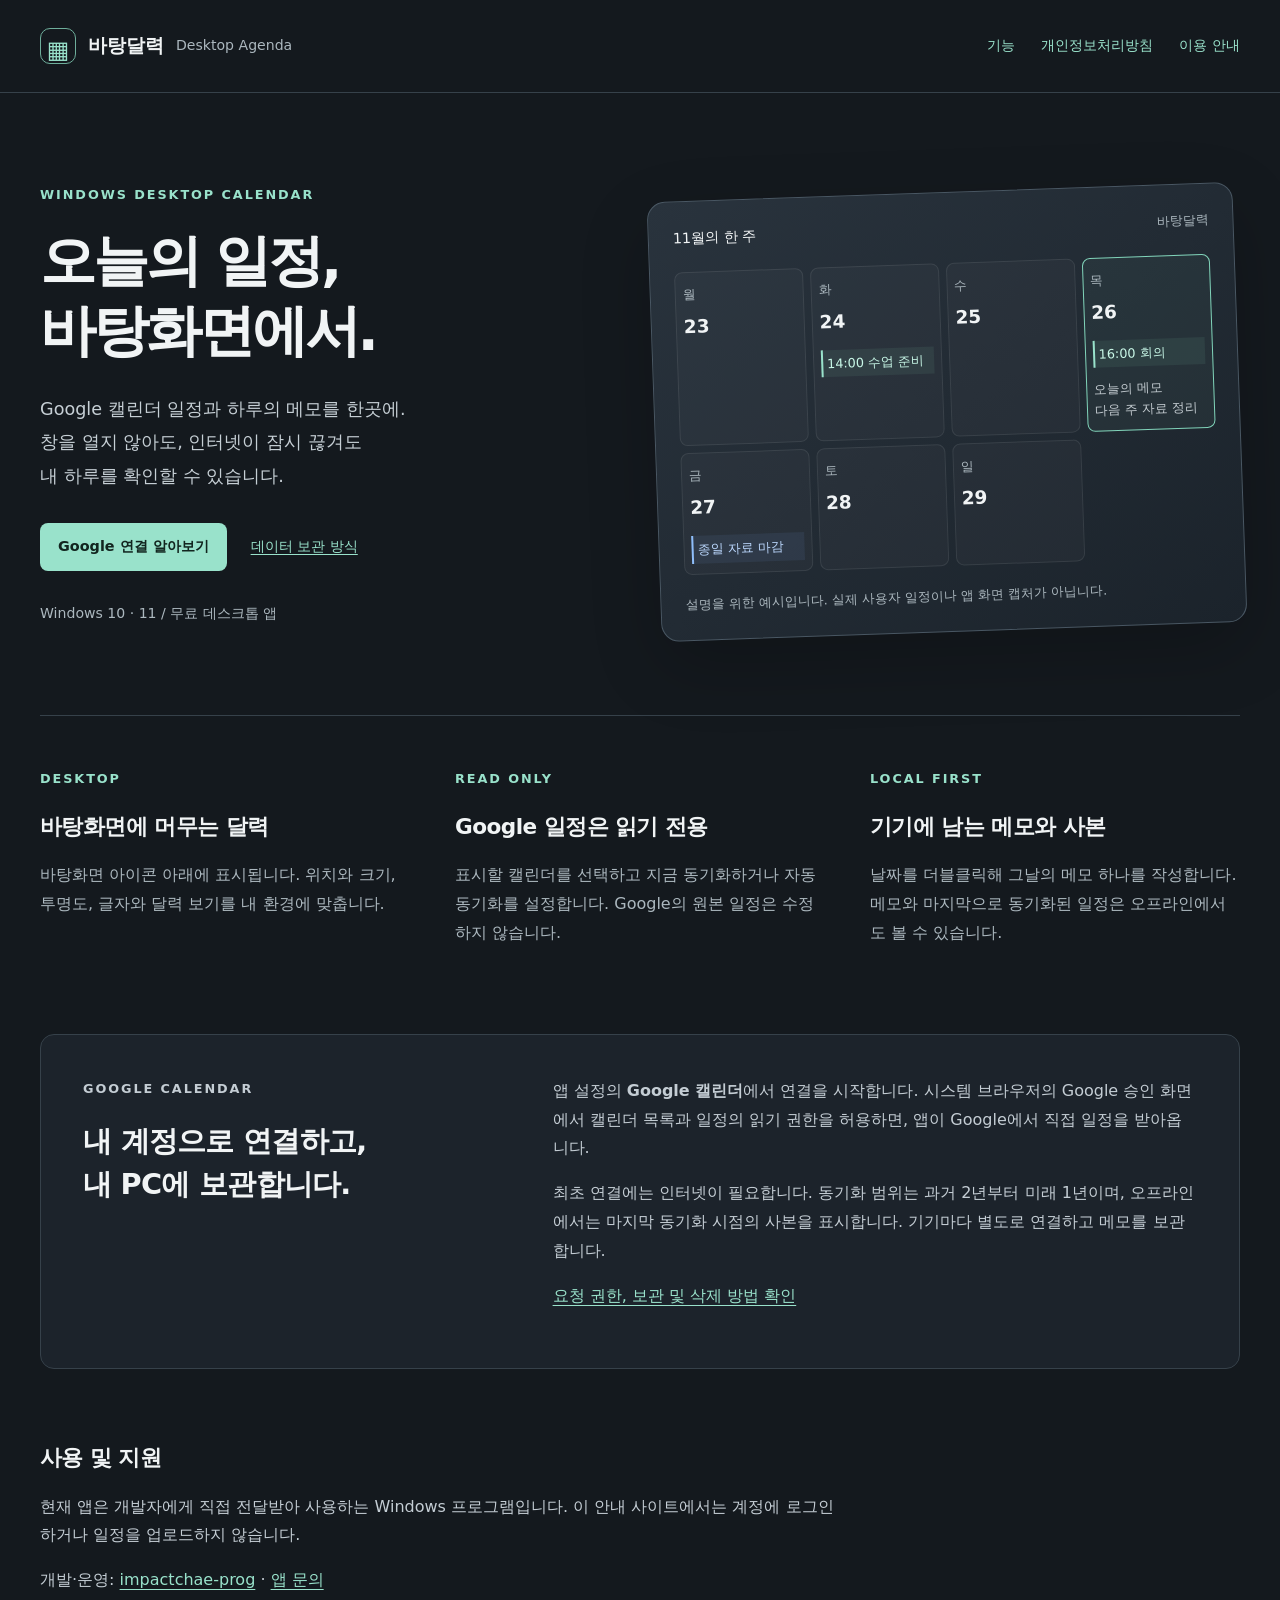
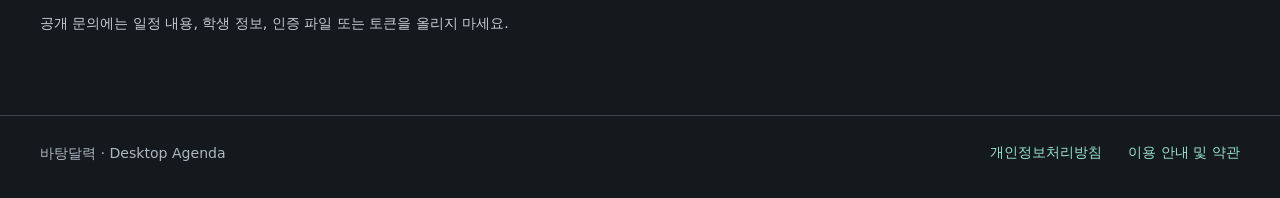
<file: index.html>
<!doctype html>
<html lang="ko">
<head>
  <meta charset="utf-8"><meta name="viewport" content="width=device-width,initial-scale=1">
  <meta name="google-site-verification" content="8zz06fKDbpDfAnf0783nTXfDFTh8DqDXHUOmHGZltRo">
  <meta name="description" content="바탕달력은 Windows 바탕화면에서 Google 캘린더 일정과 로컬 메모를 함께 확인하는 데스크톱 앱입니다.">
  <title>바탕달력 · Desktop Agenda</title><link rel="stylesheet" href="style.css">
</head>
<body>
  <header><a class="brand" href="./"><span class="mark" aria-hidden="true">▦</span> 바탕달력 <small>Desktop Agenda</small></a><nav aria-label="주 메뉴"><a href="#features">기능</a><a href="privacy.html">개인정보처리방침</a><a href="terms.html">이용 안내</a></nav></header>
  <main>
    <section class="hero">
      <div><p class="eyebrow">WINDOWS DESKTOP CALENDAR</p><h1>오늘의 일정,<br>바탕화면에서.</h1><p class="lead">Google 캘린더 일정과 하루의 메모를 한곳에.<br>창을 열지 않아도, 인터넷이 잠시 끊겨도<br>내 하루를 확인할 수 있습니다.</p><div class="actions"><a class="button" href="#connect">Google 연결 알아보기</a><a href="privacy.html">데이터 보관 방식</a></div><p class="muted">Windows 10 · 11 / 무료 데스크톱 앱</p></div>
      <div class="preview" aria-label="기능을 설명하기 위한 가상 일정 예시"><div class="preview-title"><span>11월의 한 주</span><span>바탕달력</span></div><div class="week"><div><b>월</b><strong>23</strong></div><div><b>화</b><strong>24</strong><span class="event">14:00 수업 준비</span></div><div><b>수</b><strong>25</strong></div><div class="today"><b>목</b><strong>26</strong><span class="event">16:00 회의</span><p class="note">오늘의 메모<br>다음 주 자료 정리</p></div><div><b>금</b><strong>27</strong><span class="event blue">종일 자료 마감</span></div><div><b>토</b><strong>28</strong></div><div><b>일</b><strong>29</strong></div></div><p class="caption">설명을 위한 예시입니다. 실제 사용자 일정이나 앱 화면 캡처가 아닙니다.</p></div>
    </section>
    <section id="features" class="features"><article><span class="eyebrow">DESKTOP</span><h2>바탕화면에 머무는 달력</h2><p>바탕화면 아이콘 아래에 표시됩니다. 위치와 크기, 투명도, 글자와 달력 보기를 내 환경에 맞춥니다.</p></article><article><span class="eyebrow">READ ONLY</span><h2>Google 일정은 읽기 전용</h2><p>표시할 캘린더를 선택하고 지금 동기화하거나 자동 동기화를 설정합니다. Google의 원본 일정은 수정하지 않습니다.</p></article><article><span class="eyebrow">LOCAL FIRST</span><h2>기기에 남는 메모와 사본</h2><p>날짜를 더블클릭해 그날의 메모 하나를 작성합니다. 메모와 마지막으로 동기화된 일정은 오프라인에서도 볼 수 있습니다.</p></article></section>
    <section id="connect" class="panel"><div><p class="eyebrow">GOOGLE CALENDAR</p><h2>내 계정으로 연결하고,<br>내 PC에 보관합니다.</h2></div><div><p>앱 설정의 <strong>Google 캘린더</strong>에서 연결을 시작합니다. 시스템 브라우저의 Google 승인 화면에서 캘린더 목록과 일정의 읽기 권한을 허용하면, 앱이 Google에서 직접 일정을 받아옵니다.</p><p>최초 연결에는 인터넷이 필요합니다. 동기화 범위는 과거 2년부터 미래 1년이며, 오프라인에서는 마지막 동기화 시점의 사본을 표시합니다. 기기마다 별도로 연결하고 메모를 보관합니다.</p><p><a href="privacy.html">요청 권한, 보관 및 삭제 방법 확인</a></p></div></section>
    <section class="support"><h2>사용 및 지원</h2><p>현재 앱은 개발자에게 직접 전달받아 사용하는 Windows 프로그램입니다. 이 안내 사이트에서는 계정에 로그인하거나 일정을 업로드하지 않습니다.</p><p>개발·운영: <a href="https://github.com/impactchae-prog">impactchae-prog</a> · <a href="https://github.com/impactchae-prog/impactchae-prog.github.io/issues">앱 문의</a></p><p class="muted">공개 문의에는 일정 내용, 학생 정보, 인증 파일 또는 토큰을 올리지 마세요.</p></section>
  </main><footer><span>바탕달력 · Desktop Agenda</span><div><a href="privacy.html">개인정보처리방침</a><a href="terms.html">이용 안내 및 약관</a></div></footer>
</body></html>
</file>
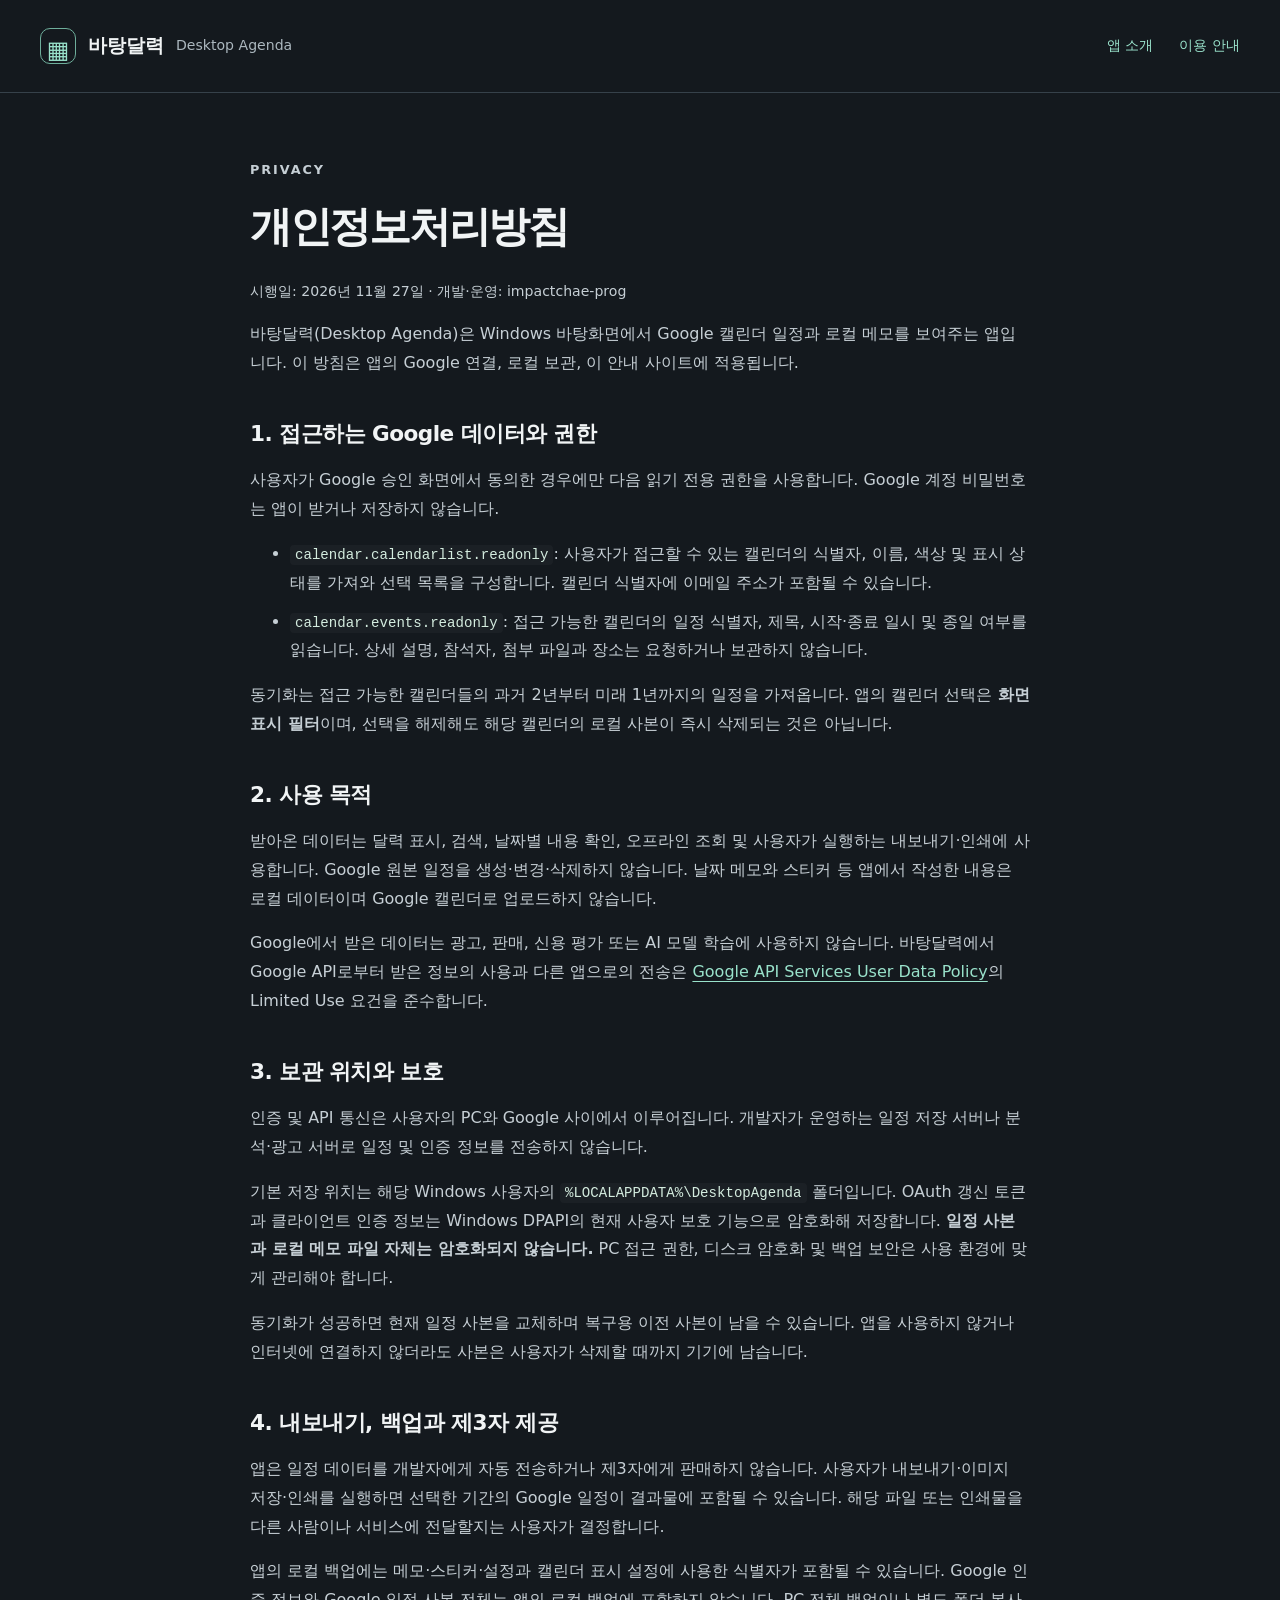
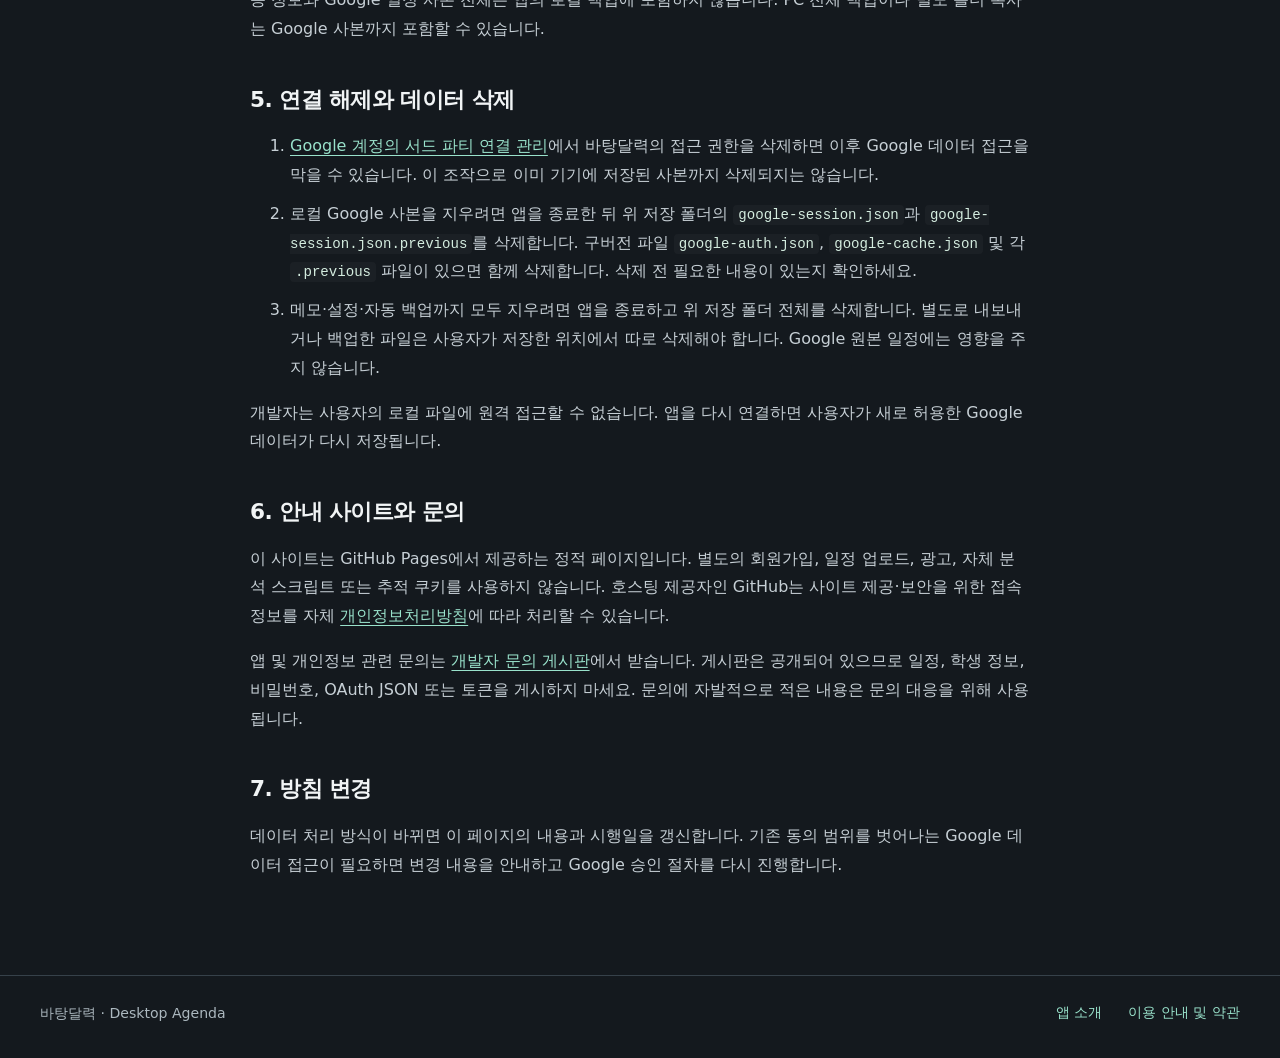
<file: privacy.html>
<!doctype html>
<html lang="ko"><head><meta charset="utf-8"><meta name="viewport" content="width=device-width,initial-scale=1"><title>개인정보처리방침 · 바탕달력</title><link rel="stylesheet" href="style.css"></head><body>
<header><a class="brand" href="./"><span class="mark" aria-hidden="true">▦</span> 바탕달력 <small>Desktop Agenda</small></a><nav aria-label="주 메뉴"><a href="./">앱 소개</a><a href="terms.html">이용 안내</a></nav></header>
<main class="document"><p class="eyebrow">PRIVACY</p><h1>개인정보처리방침</h1><p class="muted">시행일: 2026년 11월 27일 · 개발·운영: impactchae-prog</p><p>바탕달력(Desktop Agenda)은 Windows 바탕화면에서 Google 캘린더 일정과 로컬 메모를 보여주는 앱입니다. 이 방침은 앱의 Google 연결, 로컬 보관, 이 안내 사이트에 적용됩니다.</p>
<h2>1. 접근하는 Google 데이터와 권한</h2><p>사용자가 Google 승인 화면에서 동의한 경우에만 다음 읽기 전용 권한을 사용합니다. Google 계정 비밀번호는 앱이 받거나 저장하지 않습니다.</p><ul><li><code>calendar.calendarlist.readonly</code>: 사용자가 접근할 수 있는 캘린더의 식별자, 이름, 색상 및 표시 상태를 가져와 선택 목록을 구성합니다. 캘린더 식별자에 이메일 주소가 포함될 수 있습니다.</li><li><code>calendar.events.readonly</code>: 접근 가능한 캘린더의 일정 식별자, 제목, 시작·종료 일시 및 종일 여부를 읽습니다. 상세 설명, 참석자, 첨부 파일과 장소는 요청하거나 보관하지 않습니다.</li></ul><p>동기화는 접근 가능한 캘린더들의 과거 2년부터 미래 1년까지의 일정을 가져옵니다. 앱의 캘린더 선택은 <strong>화면 표시 필터</strong>이며, 선택을 해제해도 해당 캘린더의 로컬 사본이 즉시 삭제되는 것은 아닙니다.</p>
<h2>2. 사용 목적</h2><p>받아온 데이터는 달력 표시, 검색, 날짜별 내용 확인, 오프라인 조회 및 사용자가 실행하는 내보내기·인쇄에 사용합니다. Google 원본 일정을 생성·변경·삭제하지 않습니다. 날짜 메모와 스티커 등 앱에서 작성한 내용은 로컬 데이터이며 Google 캘린더로 업로드하지 않습니다.</p><p>Google에서 받은 데이터는 광고, 판매, 신용 평가 또는 AI 모델 학습에 사용하지 않습니다. 바탕달력에서 Google API로부터 받은 정보의 사용과 다른 앱으로의 전송은 <a href="https://developers.google.com/terms/api-services-user-data-policy">Google API Services User Data Policy</a>의 Limited Use 요건을 준수합니다.</p>
<h2>3. 보관 위치와 보호</h2><p>인증 및 API 통신은 사용자의 PC와 Google 사이에서 이루어집니다. 개발자가 운영하는 일정 저장 서버나 분석·광고 서버로 일정 및 인증 정보를 전송하지 않습니다.</p><p>기본 저장 위치는 해당 Windows 사용자의 <code>%LOCALAPPDATA%\DesktopAgenda</code> 폴더입니다. OAuth 갱신 토큰과 클라이언트 인증 정보는 Windows DPAPI의 현재 사용자 보호 기능으로 암호화해 저장합니다. <strong>일정 사본과 로컬 메모 파일 자체는 암호화되지 않습니다.</strong> PC 접근 권한, 디스크 암호화 및 백업 보안은 사용 환경에 맞게 관리해야 합니다.</p><p>동기화가 성공하면 현재 일정 사본을 교체하며 복구용 이전 사본이 남을 수 있습니다. 앱을 사용하지 않거나 인터넷에 연결하지 않더라도 사본은 사용자가 삭제할 때까지 기기에 남습니다.</p>
<h2>4. 내보내기, 백업과 제3자 제공</h2><p>앱은 일정 데이터를 개발자에게 자동 전송하거나 제3자에게 판매하지 않습니다. 사용자가 내보내기·이미지 저장·인쇄를 실행하면 선택한 기간의 Google 일정이 결과물에 포함될 수 있습니다. 해당 파일 또는 인쇄물을 다른 사람이나 서비스에 전달할지는 사용자가 결정합니다.</p><p>앱의 로컬 백업에는 메모·스티커·설정과 캘린더 표시 설정에 사용한 식별자가 포함될 수 있습니다. Google 인증 정보와 Google 일정 사본 전체는 앱의 로컬 백업에 포함하지 않습니다. PC 전체 백업이나 별도 폴더 복사는 Google 사본까지 포함할 수 있습니다.</p>
<h2>5. 연결 해제와 데이터 삭제</h2><ol><li><a href="https://myaccount.google.com/connections">Google 계정의 서드 파티 연결 관리</a>에서 바탕달력의 접근 권한을 삭제하면 이후 Google 데이터 접근을 막을 수 있습니다. 이 조작으로 이미 기기에 저장된 사본까지 삭제되지는 않습니다.</li><li>로컬 Google 사본을 지우려면 앱을 종료한 뒤 위 저장 폴더의 <code>google-session.json</code>과 <code>google-session.json.previous</code>를 삭제합니다. 구버전 파일 <code>google-auth.json</code>, <code>google-cache.json</code> 및 각 <code>.previous</code> 파일이 있으면 함께 삭제합니다. 삭제 전 필요한 내용이 있는지 확인하세요.</li><li>메모·설정·자동 백업까지 모두 지우려면 앱을 종료하고 위 저장 폴더 전체를 삭제합니다. 별도로 내보내거나 백업한 파일은 사용자가 저장한 위치에서 따로 삭제해야 합니다. Google 원본 일정에는 영향을 주지 않습니다.</li></ol><p>개발자는 사용자의 로컬 파일에 원격 접근할 수 없습니다. 앱을 다시 연결하면 사용자가 새로 허용한 Google 데이터가 다시 저장됩니다.</p>
<h2>6. 안내 사이트와 문의</h2><p>이 사이트는 GitHub Pages에서 제공하는 정적 페이지입니다. 별도의 회원가입, 일정 업로드, 광고, 자체 분석 스크립트 또는 추적 쿠키를 사용하지 않습니다. 호스팅 제공자인 GitHub는 사이트 제공·보안을 위한 접속 정보를 자체 <a href="https://docs.github.com/en/site-policy/privacy-policies/github-general-privacy-statement">개인정보처리방침</a>에 따라 처리할 수 있습니다.</p><p>앱 및 개인정보 관련 문의는 <a href="https://github.com/impactchae-prog/impactchae-prog.github.io/issues">개발자 문의 게시판</a>에서 받습니다. 게시판은 공개되어 있으므로 일정, 학생 정보, 비밀번호, OAuth JSON 또는 토큰을 게시하지 마세요. 문의에 자발적으로 적은 내용은 문의 대응을 위해 사용됩니다.</p>
<h2>7. 방침 변경</h2><p>데이터 처리 방식이 바뀌면 이 페이지의 내용과 시행일을 갱신합니다. 기존 동의 범위를 벗어나는 Google 데이터 접근이 필요하면 변경 내용을 안내하고 Google 승인 절차를 다시 진행합니다.</p>
</main><footer><span>바탕달력 · Desktop Agenda</span><div><a href="./">앱 소개</a><a href="terms.html">이용 안내 및 약관</a></div></footer></body></html>
</file>
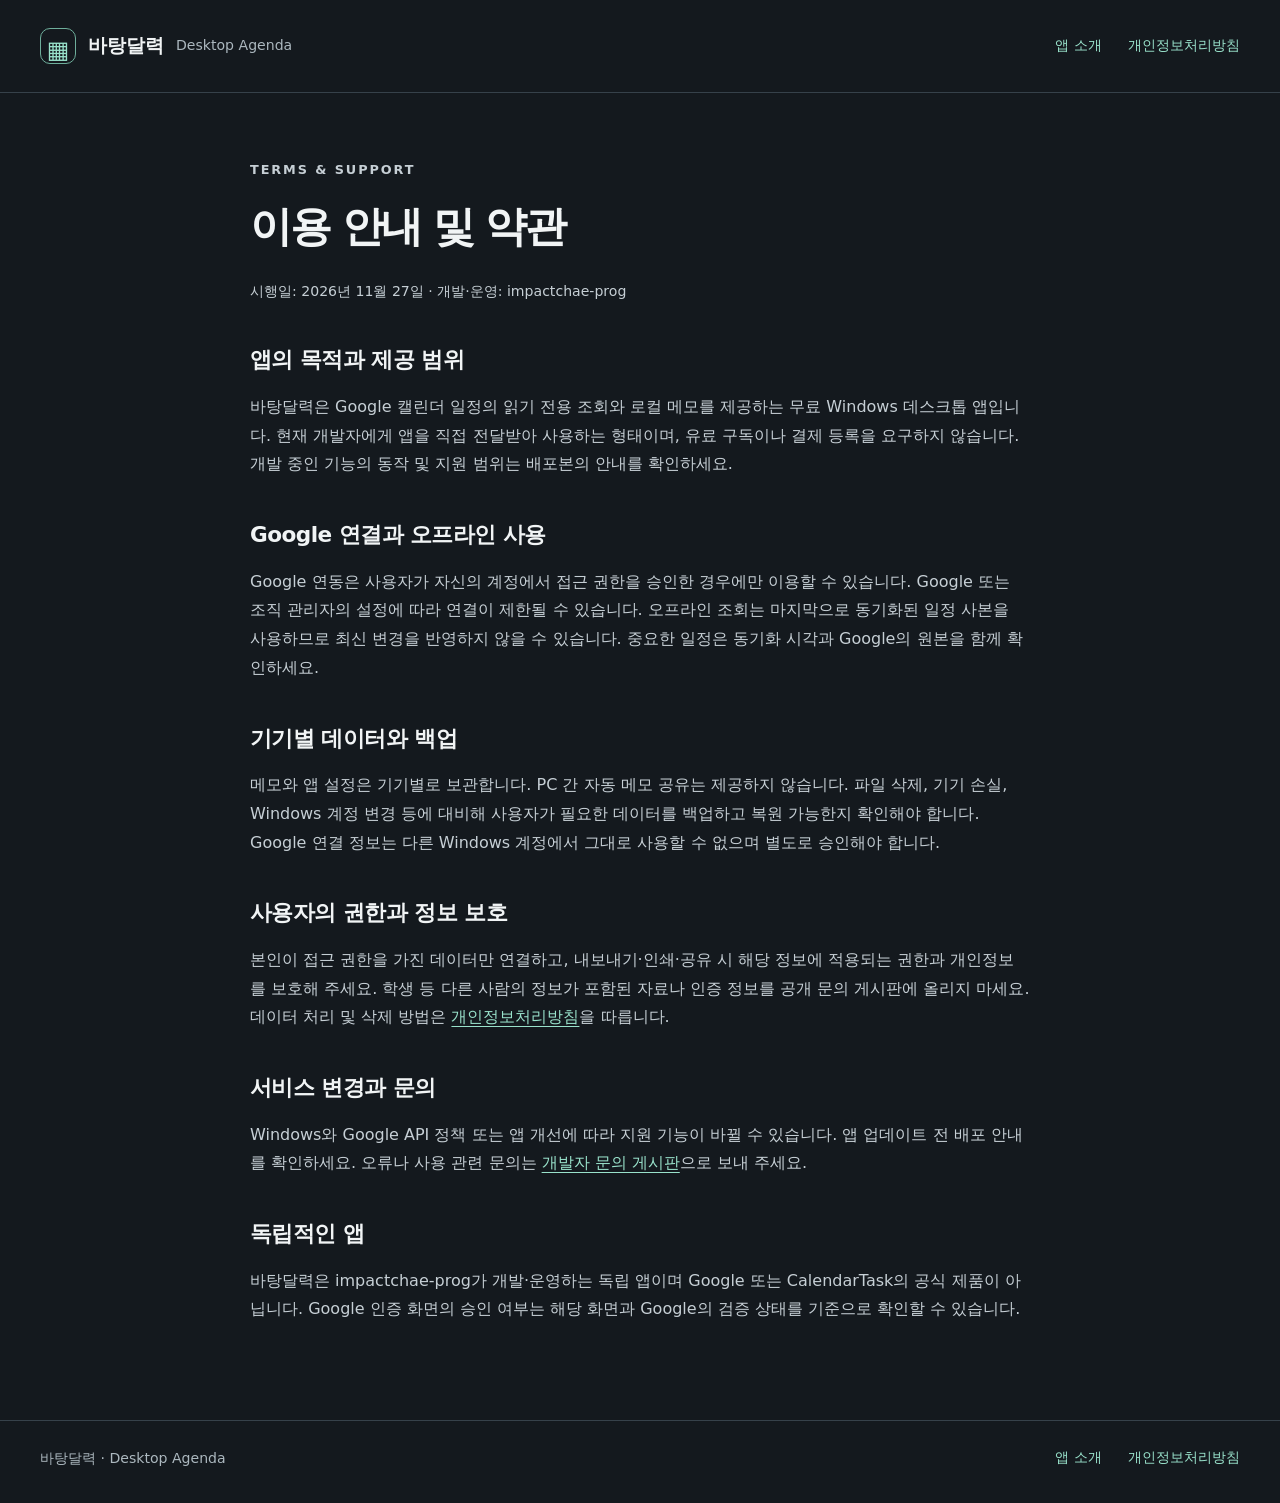
<file: terms.html>
<!doctype html>
<html lang="ko"><head><meta charset="utf-8"><meta name="viewport" content="width=device-width,initial-scale=1"><title>이용 안내 및 약관 · 바탕달력</title><link rel="stylesheet" href="style.css"></head><body>
<header><a class="brand" href="./"><span class="mark" aria-hidden="true">▦</span> 바탕달력 <small>Desktop Agenda</small></a><nav aria-label="주 메뉴"><a href="./">앱 소개</a><a href="privacy.html">개인정보처리방침</a></nav></header>
<main class="document"><p class="eyebrow">TERMS & SUPPORT</p><h1>이용 안내 및 약관</h1><p class="muted">시행일: 2026년 11월 27일 · 개발·운영: impactchae-prog</p>
<h2>앱의 목적과 제공 범위</h2><p>바탕달력은 Google 캘린더 일정의 읽기 전용 조회와 로컬 메모를 제공하는 무료 Windows 데스크톱 앱입니다. 현재 개발자에게 앱을 직접 전달받아 사용하는 형태이며, 유료 구독이나 결제 등록을 요구하지 않습니다. 개발 중인 기능의 동작 및 지원 범위는 배포본의 안내를 확인하세요.</p>
<h2>Google 연결과 오프라인 사용</h2><p>Google 연동은 사용자가 자신의 계정에서 접근 권한을 승인한 경우에만 이용할 수 있습니다. Google 또는 조직 관리자의 설정에 따라 연결이 제한될 수 있습니다. 오프라인 조회는 마지막으로 동기화된 일정 사본을 사용하므로 최신 변경을 반영하지 않을 수 있습니다. 중요한 일정은 동기화 시각과 Google의 원본을 함께 확인하세요.</p>
<h2>기기별 데이터와 백업</h2><p>메모와 앱 설정은 기기별로 보관합니다. PC 간 자동 메모 공유는 제공하지 않습니다. 파일 삭제, 기기 손실, Windows 계정 변경 등에 대비해 사용자가 필요한 데이터를 백업하고 복원 가능한지 확인해야 합니다. Google 연결 정보는 다른 Windows 계정에서 그대로 사용할 수 없으며 별도로 승인해야 합니다.</p>
<h2>사용자의 권한과 정보 보호</h2><p>본인이 접근 권한을 가진 데이터만 연결하고, 내보내기·인쇄·공유 시 해당 정보에 적용되는 권한과 개인정보를 보호해 주세요. 학생 등 다른 사람의 정보가 포함된 자료나 인증 정보를 공개 문의 게시판에 올리지 마세요. 데이터 처리 및 삭제 방법은 <a href="privacy.html">개인정보처리방침</a>을 따릅니다.</p>
<h2>서비스 변경과 문의</h2><p>Windows와 Google API 정책 또는 앱 개선에 따라 지원 기능이 바뀔 수 있습니다. 앱 업데이트 전 배포 안내를 확인하세요. 오류나 사용 관련 문의는 <a href="https://github.com/impactchae-prog/impactchae-prog.github.io/issues">개발자 문의 게시판</a>으로 보내 주세요.</p>
<h2>독립적인 앱</h2><p>바탕달력은 impactchae-prog가 개발·운영하는 독립 앱이며 Google 또는 CalendarTask의 공식 제품이 아닙니다. Google 인증 화면의 승인 여부는 해당 화면과 Google의 검증 상태를 기준으로 확인할 수 있습니다.</p>
</main><footer><span>바탕달력 · Desktop Agenda</span><div><a href="./">앱 소개</a><a href="privacy.html">개인정보처리방침</a></div></footer></body></html>
</file>
<file: style.css>
:root{color-scheme:dark;--bg:#14191e;--panel:#1c232b;--text:#f1f4f5;--muted:#acb8bf;--line:#36414a;--accent:#99e2cb;font-family:"Noto Sans KR","Malgun Gothic",system-ui,sans-serif;font-size:16px}*{box-sizing:border-box}html{scroll-behavior:smooth;scroll-padding-top:2rem}body{margin:0;background:var(--bg);color:var(--text);line-height:1.8}a{color:var(--accent);text-underline-offset:.22em}a:hover{color:#d6fff1}a:focus-visible{outline:2px solid var(--accent);outline-offset:6px;border-radius:3px}header,footer{max-width:1280px;margin:auto;display:flex;align-items:center;justify-content:space-between;gap:24px;padding:28px 40px}header{border-bottom:1px solid var(--line)}.brand{display:flex;align-items:center;gap:12px;font-weight:700;font-size:1.2rem;text-decoration:none;color:var(--text);white-space:nowrap}.brand small{font-size:.88rem;font-weight:400;color:var(--muted)}.mark{display:inline-grid;place-items:center;width:36px;height:36px;border:1px solid #6eae9b;border-radius:10px;color:var(--accent);font-size:1.5rem}nav,footer div{display:flex;gap:26px;flex-wrap:wrap}nav a,footer a{font-size:.9rem;text-decoration:none}main{max-width:1280px;margin:auto;padding:0 40px}.hero{display:grid;grid-template-columns:1fr 1.05fr;gap:55px;align-items:center;padding:90px 0 75px}.eyebrow{font-size:.8rem;font-weight:700;letter-spacing:.15em;color:var(--accent);margin:0 0 20px}h1{font-size:clamp(2.6rem,4.4vw,4.3rem);letter-spacing:-.055em;line-height:1.25;margin:0 0 26px}h2{font-size:1.35rem;letter-spacing:-.025em;line-height:1.5}.lead{color:#c6cfd5;font-size:1.1rem;line-height:1.9}.actions{display:flex;align-items:center;gap:24px;flex-wrap:wrap;margin:30px 0}.actions a{font-size:.9rem}.button{display:inline-block;background:var(--accent);color:#12251f;text-decoration:none;border-radius:8px;padding:11px 18px;font-weight:700}.button:hover{background:#c5f4e5;color:#12251f}.muted,.caption{color:var(--muted);font-size:.88rem}.preview{padding:24px;background:linear-gradient(145deg,#29333d,#1b232b);border:1px solid #495763;border-radius:18px;box-shadow:0 25px 70px #0003;transform:rotate(-2deg)}.preview-title{display:flex;justify-content:space-between;gap:12px;margin-bottom:20px;font-size:.9rem}.preview-title span:last-child{color:var(--muted);font-size:.8rem}.week{display:grid;grid-template-columns:repeat(4,minmax(0,1fr));gap:7px}.week>div{background:#ffffff07;border:1px solid #ffffff15;border-radius:8px;min-height:128px;padding:10px 7px}.week>div:nth-child(n+5){min-height:100px}.week b{font-size:.8rem;display:block;color:var(--muted);font-weight:400}.week strong{display:block;font-size:1.15rem;margin:4px 0 12px}.week .today{border-color:#81d4ba;background:#91debf0c}.event{display:block;border-left:2px solid var(--accent);background:#7abda419;color:#c9f8e8;font-size:.8rem;line-height:1.5;padding:4px}.event.blue{border-color:#8fbefa;background:#7ab1ff14;color:#bcd8fe}.note{font-size:.8rem;line-height:1.6;color:#c3cbd0;margin:12px 0 0}.caption{font-size:.8rem;margin:18px 0 0}.features{display:grid;grid-template-columns:repeat(3,1fr);gap:45px;padding:48px 0 70px;border-top:1px solid var(--line)}.features .eyebrow{margin-bottom:16px}.features p{color:var(--muted)}.panel{background:var(--panel);border:1px solid var(--line);border-radius:14px;padding:42px;display:grid;grid-template-columns:.8fr 1.2fr;gap:40px}.panel h2{font-size:1.8rem;margin:0}.panel p{margin-top:0;color:#c4cdd4}.support{padding:55px 0 65px;max-width:800px}.support p{color:#c4cdd4}footer{border-top:1px solid var(--line);color:var(--muted);font-size:.88rem;padding-top:24px;padding-bottom:32px}.document{max-width:860px;padding-top:65px;padding-bottom:80px}.document h1{font-size:2.6rem}.document h2{margin:40px 0 12px}.document p,.document li{color:#c6cfd5}.document li{margin-bottom:10px}code{font-size:.88em;overflow-wrap:anywhere;color:#d4ecdf;background:#ffffff08;padding:2px 5px;border-radius:4px}@media(max-width:980px){header{align-items:flex-start;flex-direction:column}.hero{gap:30px}.brand small{display:none}.features{gap:25px}.panel{padding:30px}.preview{transform:none}}@media(max-width:700px){header,footer{padding:22px}main{padding:0 22px}.hero{grid-template-columns:1fr;padding:50px 0}.preview{max-width:480px}.features,.panel{grid-template-columns:1fr;gap:24px}.features{padding:34px 0}.features article{border-bottom:1px solid var(--line);padding-bottom:15px}.panel{padding:25px}.panel h2{font-size:1.5rem}nav{gap:20px}.actions{gap:18px}footer{flex-direction:column;align-items:flex-start}.document{padding-top:45px}.document h1{font-size:2.1rem}.document ol,.document ul{padding-left:22px}}@media(prefers-reduced-motion:reduce){html{scroll-behavior:auto}}
</file>
